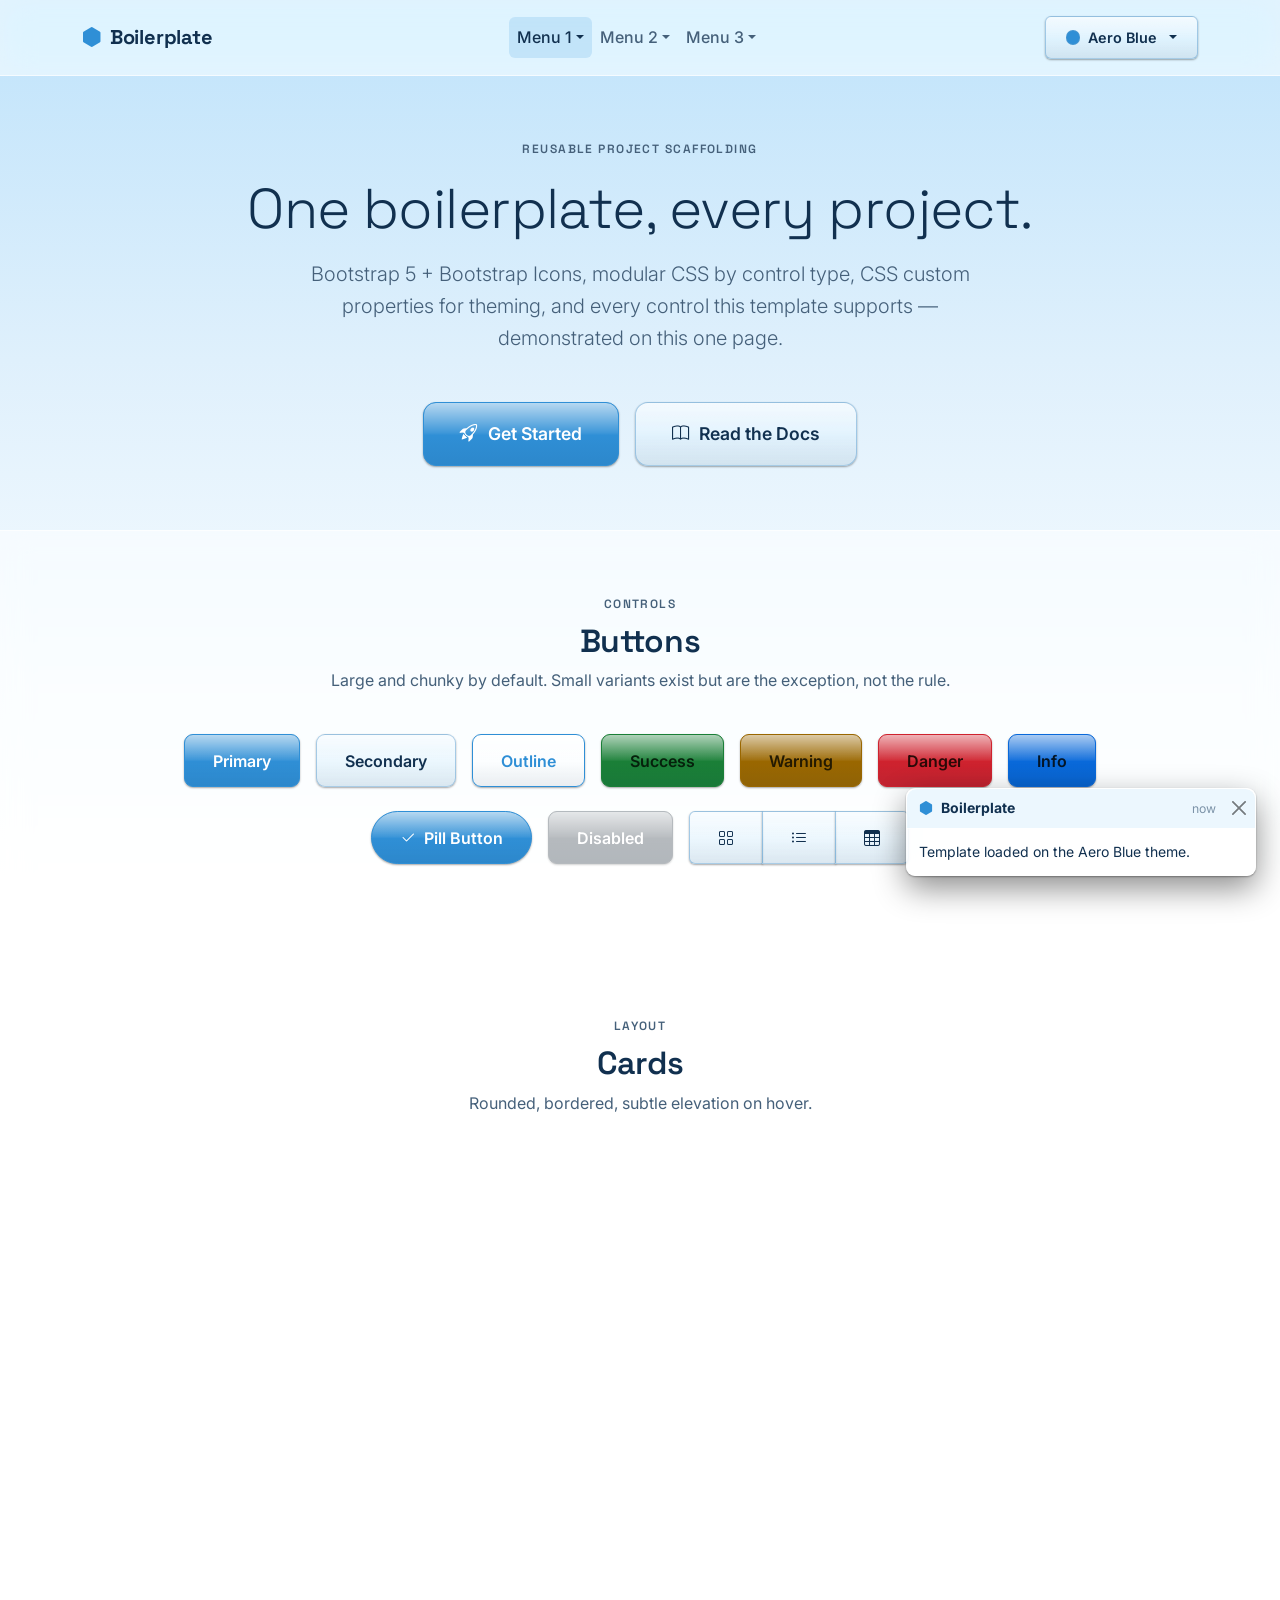
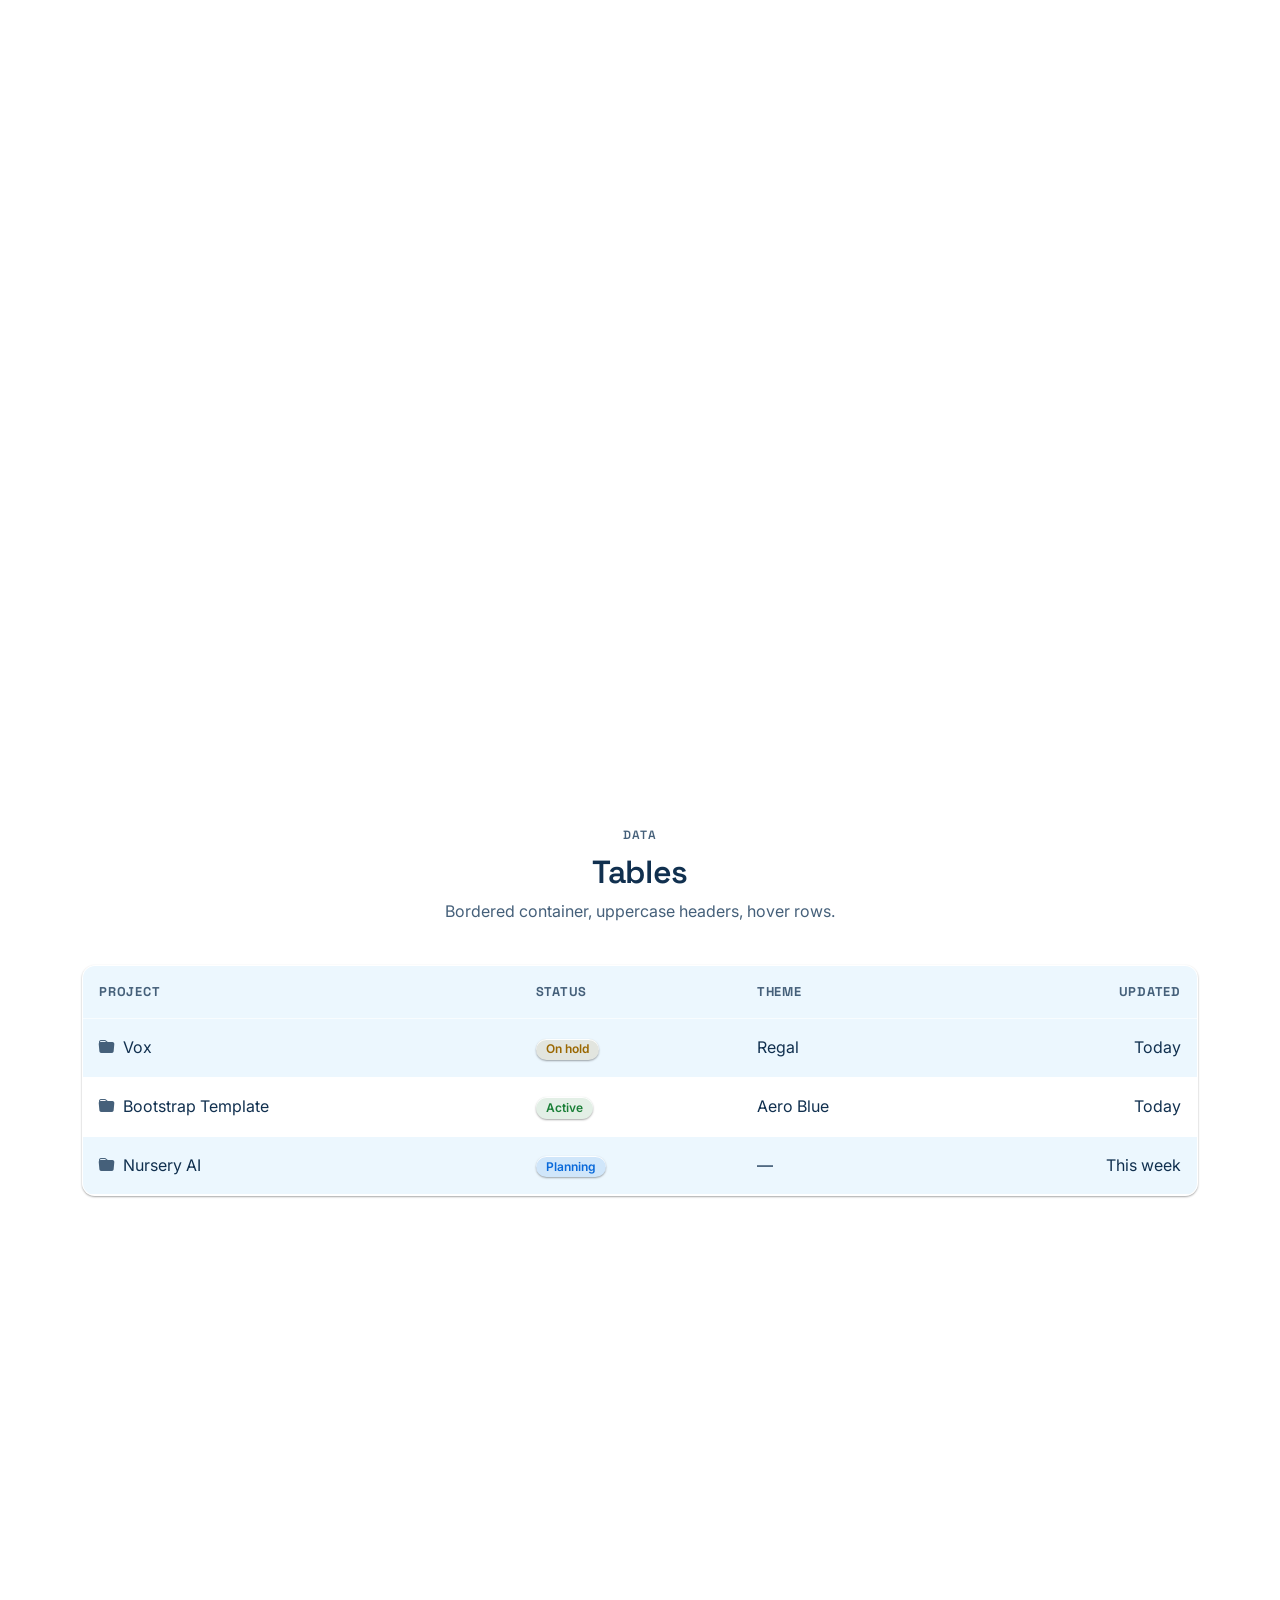
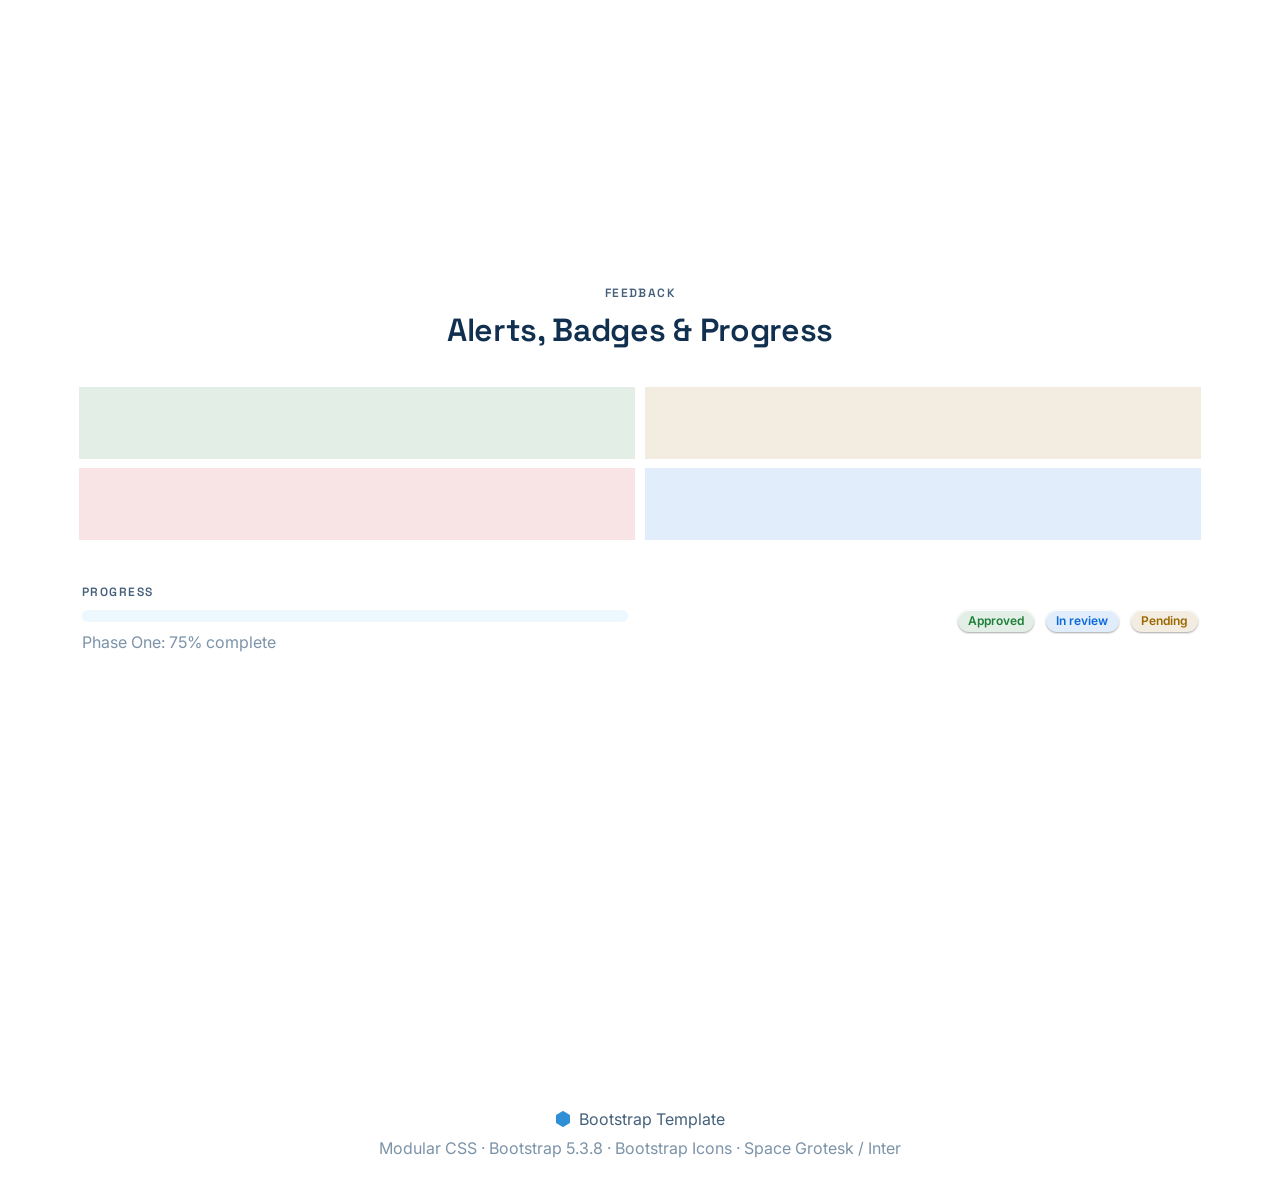
<file: assets/html/index.html>
<!DOCTYPE html>
<html lang="en" data-theme="aero-blue">
<head>
  <meta charset="UTF-8">
  <meta name="viewport" content="width=device-width, initial-scale=1.0">
  <title>Bootstrap Template — Component Library</title>

  <!-- Apply the saved theme before first paint, synchronously, so a
       returning visitor never sees a flash of the default theme before
       JS swaps to their saved one. -->
  <script>
    (function () {
      try {
        var saved = localStorage.getItem("bootstrap-template-theme");
        if (saved) document.documentElement.setAttribute("data-theme", saved);
      } catch (e) {}
    })();
  </script>

  <!-- Fonts via <link>, not @import inside index.css: @import can only be
       discovered after the browser fetches and parses index.css, which
       serializes the whole chain (HTML -> CSS -> font CSS -> font files).
       preconnect + link let the font fetch start in parallel instead. -->
  <link rel="preconnect" href="https://fonts.googleapis.com">
  <link rel="preconnect" href="https://fonts.gstatic.com" crossorigin>
  <link rel="stylesheet" href="https://fonts.googleapis.com/css2?family=Space+Grotesk:wght@500;600;700&family=Inter:wght@400;500;600;700&display=swap">

  <link rel="stylesheet" href="../css/bootstrap.min.css">
  <link rel="stylesheet" href="../css/bootstrap-icons.css">
  <link rel="stylesheet" href="../css/index.css">
</head>
<body>

  <!-- ============ NAVBAR ============ -->
  <nav class="navbar navbar-expand-lg navbar-custom sticky-top">
    <div class="container">
      <a class="navbar-brand" href="#top"><i class="bi bi-hexagon-fill"></i>Boilerplate</a>
      <button class="navbar-toggler" type="button" data-bs-toggle="collapse" data-bs-target="#mainNav">
        <span class="navbar-toggler-icon"></span>
      </button>
      <div class="collapse navbar-collapse" id="mainNav">
        <ul class="navbar-nav mx-auto">
          <li class="nav-item dropdown">
            <a class="nav-link dropdown-toggle active" href="#" role="button" data-bs-toggle="dropdown">Menu 1</a>
            <ul class="dropdown-menu">
              <li><a class="dropdown-item" href="#buttons"><i class="bi bi-square me-2"></i>Buttons</a></li>
              <li><a class="dropdown-item" href="#forms"><i class="bi bi-input-cursor-text me-2"></i>Forms</a></li>
              <li><hr class="dropdown-divider"></li>
              <li><a class="dropdown-item" href="#cards"><i class="bi bi-grid-3x3-gap me-2"></i>Cards</a></li>
            </ul>
          </li>
          <li class="nav-item dropdown">
            <a class="nav-link dropdown-toggle" href="#" role="button" data-bs-toggle="dropdown">Menu 2</a>
            <ul class="dropdown-menu">
              <li><a class="dropdown-item" href="#tables"><i class="bi bi-table me-2"></i>Tables</a></li>
              <li><a class="dropdown-item" href="#tabs"><i class="bi bi-folder2-open me-2"></i>Tabs</a></li>
              <li><a class="dropdown-item" href="#accordion"><i class="bi bi-list-nested me-2"></i>Accordion</a></li>
            </ul>
          </li>
          <li class="nav-item dropdown">
            <a class="nav-link dropdown-toggle" href="#" role="button" data-bs-toggle="dropdown">Menu 3</a>
            <ul class="dropdown-menu">
              <li><a class="dropdown-item" href="#feedback"><i class="bi bi-bell me-2"></i>Alerts &amp; Toasts</a></li>
              <li><a class="dropdown-item" href="#overlays"><i class="bi bi-window-stack me-2"></i>Modals</a></li>
              <li><a class="dropdown-item" href="#nav-elements"><i class="bi bi-signpost-split me-2"></i>Navigation</a></li>
            </ul>
          </li>
        </ul>

        <!-- Theme switcher -->
        <div class="dropdown theme-switcher">
          <button class="btn btn-secondary btn-sm dropdown-toggle" type="button" data-bs-toggle="dropdown"
                  data-bs-toggle-tooltip="tooltip" title="Switch theme">
            <span class="theme-swatch"></span>
            <span data-theme-label
                  data-theme-label-slate="Slate"
                  data-theme-label-aero-blue="Aero Blue"
                  data-theme-label-dark-mode="Dark Mode"
                  data-theme-label-baby-pink="Baby Pink"
                  data-theme-label-lilac="Lilac"
                  data-theme-label-regal="Regal"
                  data-theme-label-racing-green="Racing Green"
                  data-theme-label-orange-black="Orange + Black"
                  data-theme-label-regal-blue="Regal Blue"
                  data-theme-label-rose="Rose">Aero Blue</span>
          </button>
          <ul class="dropdown-menu dropdown-menu-end">
            <li><a class="dropdown-item theme-option active" href="#" data-theme-value="aero-blue">
              <span class="theme-swatch theme-swatch-aero-blue me-2"></span>Aero Blue</a></li>
            <li><a class="dropdown-item theme-option" href="#" data-theme-value="slate">
              <span class="theme-swatch theme-swatch-slate me-2"></span>Slate</a></li>
            <li><a class="dropdown-item theme-option" href="#" data-theme-value="dark-mode">
              <span class="theme-swatch theme-swatch-dark-mode me-2"></span>Dark Mode</a></li>
            <li><a class="dropdown-item theme-option" href="#" data-theme-value="regal-blue">
              <span class="theme-swatch theme-swatch-regal-blue me-2"></span>Regal Blue</a></li>
            <li><a class="dropdown-item theme-option" href="#" data-theme-value="lilac">
              <span class="theme-swatch theme-swatch-lilac me-2"></span>Lilac</a></li>
            <li><a class="dropdown-item theme-option" href="#" data-theme-value="rose">
              <span class="theme-swatch theme-swatch-rose me-2"></span>Rose</a></li>
            <li><a class="dropdown-item theme-option" href="#" data-theme-value="baby-pink">
              <span class="theme-swatch theme-swatch-baby-pink me-2"></span>Baby Pink</a></li>
            <li><a class="dropdown-item theme-option" href="#" data-theme-value="regal">
              <span class="theme-swatch theme-swatch-regal me-2"></span>Regal</a></li>
            <li><a class="dropdown-item theme-option" href="#" data-theme-value="racing-green">
              <span class="theme-swatch theme-swatch-racing-green me-2"></span>Racing Green</a></li>
            <li><a class="dropdown-item theme-option" href="#" data-theme-value="orange-black">
              <span class="theme-swatch theme-swatch-orange-black me-2"></span>Orange + Black</a></li>
          </ul>
        </div>
      </div>
    </div>
  </nav>

  <!-- ============ HERO ============ -->
  <header class="page-section text-center" id="top">
    <div class="container">
      <p class="eyebrow mb-3">Reusable Project Scaffolding</p>
      <h1 class="display-4 mb-3">One boilerplate, every project.</h1>
      <p class="lead text-muted-custom mb-5" style="max-width: 42rem; margin-inline: auto;">
        Bootstrap 5 + Bootstrap Icons, modular CSS by control type, CSS custom
        properties for theming, and every control this template supports —
        demonstrated on this one page.
      </p>
      <div class="d-flex gap-3 justify-content-center flex-wrap">
        <button class="btn btn-primary btn-lg btn-icon" data-bs-toggle="tooltip" title="This is the primary action style">
          <i class="bi bi-rocket-takeoff"></i>Get Started
        </button>
        <button class="btn btn-secondary btn-lg btn-icon" data-bs-toggle="tooltip" title="This is the secondary action style">
          <i class="bi bi-book"></i>Read the Docs
        </button>
      </div>
    </div>
  </header>

  <!-- ============ BUTTONS ============ -->
  <section class="page-section page-section-alt" id="buttons">
    <div class="container">
      <div class="section-heading">
        <p class="eyebrow">Controls</p>
        <h2>Buttons</h2>
        <p>Large and chunky by default. Small variants exist but are the exception, not the rule.</p>
      </div>
      <div class="d-flex flex-wrap gap-3 justify-content-center mb-4">
        <button class="btn btn-primary" data-bs-toggle="tooltip" title="Primary">Primary</button>
        <button class="btn btn-secondary" data-bs-toggle="tooltip" title="Secondary">Secondary</button>
        <button class="btn btn-outline-primary" data-bs-toggle="tooltip" title="Outline">Outline</button>
        <button class="btn btn-success" data-bs-toggle="tooltip" title="Success state">Success</button>
        <button class="btn btn-warning" data-bs-toggle="tooltip" title="Warning state">Warning</button>
        <button class="btn btn-danger" data-bs-toggle="tooltip" title="Danger state">Danger</button>
        <button class="btn btn-info" data-bs-toggle="tooltip" title="Info state">Info</button>
      </div>
      <div class="d-flex flex-wrap gap-3 justify-content-center mb-4">
        <button class="btn btn-primary btn-pill" data-bs-toggle="tooltip" title="Pill shape">
          <i class="bi bi-check2 me-2"></i>Pill Button
        </button>
        <button class="btn btn-secondary" disabled>Disabled</button>
        <div class="btn-group" role="group">
          <button class="btn btn-secondary" data-bs-toggle="tooltip" title="Grid view">
            <i class="bi bi-grid"></i>
          </button>
          <button class="btn btn-secondary" data-bs-toggle="tooltip" title="List view">
            <i class="bi bi-list-ul"></i>
          </button>
          <button class="btn btn-secondary" data-bs-toggle="tooltip" title="Table view">
            <i class="bi bi-table"></i>
          </button>
        </div>
      </div>
    </div>
  </section>

  <!-- ============ CARDS ============ -->
  <section class="page-section" id="cards">
    <div class="container">
      <div class="section-heading">
        <p class="eyebrow">Layout</p>
        <h2>Cards</h2>
        <p>Rounded, bordered, subtle elevation on hover.</p>
      </div>
      <div class="row g-4 mb-4">
        <div class="col-md-4">
          <div class="card-custom h-100">
            <div class="card-body">
              <div class="icon-tile mb-3"><i class="bi bi-layers"></i></div>
              <h5 class="card-title">Modular CSS</h5>
              <p class="card-text">One file per control type, imported through a single index.css.</p>
            </div>
          </div>
        </div>
        <div class="col-md-4">
          <div class="card-custom h-100">
            <div class="card-body">
              <div class="icon-tile mb-3"><i class="bi bi-palette"></i></div>
              <h5 class="card-title">Themeable</h5>
              <p class="card-text">Every color, radius and shadow is a CSS custom property.</p>
            </div>
          </div>
        </div>
        <div class="col-md-4">
          <div class="card-custom h-100">
            <div class="card-body">
              <div class="icon-tile mb-3"><i class="bi bi-shield-check"></i></div>
              <h5 class="card-title">Vendor-safe</h5>
              <p class="card-text">Bootstrap core is never edited — only overridden.</p>
            </div>
          </div>
        </div>
      </div>
      <div class="row g-4">
        <div class="col-md-3 col-6">
          <div class="card-custom card-stat">
            <div class="stat-value">13</div>
            <div class="stat-label">CSS modules</div>
          </div>
        </div>
        <div class="col-md-3 col-6">
          <div class="card-custom card-stat">
            <div class="stat-value">1</div>
            <div class="stat-label">Flagship theme</div>
          </div>
        </div>
        <div class="col-md-3 col-6">
          <div class="card-custom card-stat">
            <div class="stat-value">100%</div>
            <div class="stat-label">Bootstrap Icons</div>
          </div>
        </div>
        <div class="col-md-3 col-6">
          <div class="card-custom card-stat">
            <div class="stat-value">0</div>
            <div class="stat-label">Inline styles</div>
          </div>
        </div>
      </div>
    </div>
  </section>

  <!-- ============ FORMS ============ -->
  <section class="page-section page-section-alt" id="forms">
    <div class="container">
      <div class="section-heading">
        <p class="eyebrow">Input</p>
        <h2>Forms</h2>
        <p>Consistent focus states, radii, and spacing across every input type.</p>
      </div>
      <div class="row justify-content-center">
        <div class="col-lg-8">
          <div class="panel">
            <div class="row g-4">
              <div class="col-md-6">
                <label class="form-label">Project Name</label>
                <input type="text" class="form-control" placeholder="e.g. Vox" data-bs-toggle="tooltip" title="Enter a project name">
              </div>
              <div class="col-md-6">
                <label class="form-label">Framework</label>
                <select class="form-select" data-bs-toggle="tooltip" title="Choose a framework">
                  <option>Bootstrap 5</option>
                  <option>Bootstrap 5 + PHP</option>
                  <option>Bootstrap 5 + Python</option>
                </select>
              </div>
              <div class="col-12">
                <label class="form-label">Description</label>
                <textarea class="form-control" rows="3" placeholder="What does this project do?"></textarea>
              </div>
              <div class="col-md-6">
                <label class="form-label">Launch Readiness</label>
                <input type="range" class="form-range" data-bs-toggle="tooltip" title="Drag to set readiness">
              </div>
              <div class="col-md-6 d-flex align-items-center gap-4">
                <div class="form-check form-switch">
                  <input class="form-check-input" type="checkbox" role="switch" checked>
                  <label class="form-check-label">Dark surfaces</label>
                </div>
              </div>
              <div class="col-12">
                <div class="d-flex gap-4 flex-wrap">
                  <div class="form-check">
                    <input class="form-check-input" type="radio" name="tier" checked>
                    <label class="form-check-label">Personal</label>
                  </div>
                  <div class="form-check">
                    <input class="form-check-input" type="radio" name="tier">
                    <label class="form-check-label">Team</label>
                  </div>
                  <div class="form-check">
                    <input class="form-check-input" type="checkbox" checked>
                    <label class="form-check-label">Include tooltips everywhere</label>
                  </div>
                </div>
              </div>
              <div class="col-12 text-center pt-2">
                <button class="btn btn-primary btn-lg" type="button">
                  <i class="bi bi-check2-circle me-2"></i>Save Project
                </button>
              </div>
            </div>
          </div>
        </div>
      </div>
    </div>
  </section>

  <!-- ============ TABLES ============ -->
  <section class="page-section" id="tables">
    <div class="container">
      <div class="section-heading">
        <p class="eyebrow">Data</p>
        <h2>Tables</h2>
        <p>Bordered container, uppercase headers, hover rows.</p>
      </div>
      <div class="table-responsive-wrap">
        <table class="table table-custom table-striped table-hover mb-0">
          <thead>
            <tr>
              <th>Project</th>
              <th>Status</th>
              <th>Theme</th>
              <th class="text-end">Updated</th>
            </tr>
          </thead>
          <tbody>
            <tr>
              <td><i class="bi bi-folder-fill icon-muted me-2"></i>Vox</td>
              <td><span class="badge alert-warning-custom badge-custom">On hold</span></td>
              <td>Regal</td>
              <td class="text-end">Today</td>
            </tr>
            <tr>
              <td><i class="bi bi-folder-fill icon-muted me-2"></i>Bootstrap Template</td>
              <td><span class="badge alert-success-custom badge-custom">Active</span></td>
              <td>Aero Blue</td>
              <td class="text-end">Today</td>
            </tr>
            <tr>
              <td><i class="bi bi-folder-fill icon-muted me-2"></i>Nursery AI</td>
              <td><span class="badge alert-info-custom badge-custom">Planning</span></td>
              <td>—</td>
              <td class="text-end">This week</td>
            </tr>
          </tbody>
        </table>
      </div>
    </div>
  </section>

  <!-- ============ TABS + ACCORDION ============ -->
  <section class="page-section page-section-alt" id="tabs">
    <div class="container">
      <div class="row g-5">
        <div class="col-lg-6">
          <div class="section-heading text-lg-start">
            <p class="eyebrow">Organization</p>
            <h2>Tabs</h2>
          </div>
          <ul class="nav nav-tabs-custom" role="tablist">
            <li class="nav-item"><button class="nav-link active" data-bs-toggle="tab" data-bs-target="#tab-overview">Overview</button></li>
            <li class="nav-item"><button class="nav-link" data-bs-toggle="tab" data-bs-target="#tab-usage">Usage</button></li>
            <li class="nav-item"><button class="nav-link" data-bs-toggle="tab" data-bs-target="#tab-notes">Notes</button></li>
          </ul>
          <div class="tab-content tab-content-custom">
            <div class="tab-pane fade show active" id="tab-overview">This template is the canonical starting point for every future Bootstrap project.</div>
            <div class="tab-pane fade" id="tab-usage">Copy <code>/assets</code> into a new project and swap the content, not the structure.</div>
            <div class="tab-pane fade" id="tab-notes">Additional themes are added as token overrides on top of an approved flagship theme.</div>
          </div>
        </div>
        <div class="col-lg-6" id="accordion">
          <div class="section-heading text-lg-start">
            <p class="eyebrow">Disclosure</p>
            <h2>Accordion</h2>
          </div>
          <!-- No data-bs-parent on any .accordion-collapse: items must
               never force-close each other, and every item ships expanded
               (class="show", no "collapsed" on the button) by default. -->
          <div class="accordion accordion-custom" id="demoAccordion">
            <div class="accordion-item">
              <h2 class="accordion-header">
                <button class="accordion-button" type="button" data-bs-toggle="collapse" data-bs-target="#acc1">
                  Why modular CSS?
                </button>
              </h2>
              <div id="acc1" class="accordion-collapse collapse show">
                <div class="accordion-body">So a new control type gets its own file, not a monolithic stylesheet edit.</div>
              </div>
            </div>
            <div class="accordion-item">
              <h2 class="accordion-header">
                <button class="accordion-button" type="button" data-bs-toggle="collapse" data-bs-target="#acc2">
                  Why CSS variables?
                </button>
              </h2>
              <div id="acc2" class="accordion-collapse collapse show">
                <div class="accordion-body">So a new theme is a token swap, never a rewrite of every component file.</div>
              </div>
            </div>
          </div>
        </div>
      </div>
    </div>
  </section>

  <!-- ============ ALERTS / TOASTS / BADGES ============ -->
  <section class="page-section" id="feedback">
    <div class="container">
      <div class="section-heading">
        <p class="eyebrow">Feedback</p>
        <h2>Alerts, Badges &amp; Progress</h2>
      </div>
      <div class="row g-3 mb-5">
        <div class="col-md-6">
          <div class="alert-custom alert-success-custom"><i class="bi bi-check-circle-fill"></i>Theme saved successfully.</div>
        </div>
        <div class="col-md-6">
          <div class="alert-custom alert-warning-custom"><i class="bi bi-exclamation-triangle-fill"></i>Nine themes still pending review.</div>
        </div>
        <div class="col-md-6">
          <div class="alert-custom alert-danger-custom"><i class="bi bi-x-circle-fill"></i>Do not edit vendor Bootstrap files.</div>
        </div>
        <div class="col-md-6">
          <div class="alert-custom alert-info-custom"><i class="bi bi-info-circle-fill"></i>Default theme is Aero Blue.</div>
        </div>
      </div>
      <div class="row align-items-center g-4">
        <div class="col-md-6">
          <p class="eyebrow mb-2">Progress</p>
          <div class="progress-custom mb-2"><div class="progress-bar progress-w-75"></div></div>
          <span class="text-faint">Phase One: 75% complete</span>
        </div>
        <div class="col-md-6 text-md-end">
          <span class="badge alert-success-custom badge-custom me-2">Approved</span>
          <span class="badge alert-info-custom badge-custom me-2">In review</span>
          <span class="badge alert-warning-custom badge-custom">Pending</span>
        </div>
      </div>
    </div>
  </section>

  <!-- ============ MODAL / NAV ELEMENTS ============ -->
  <section class="page-section page-section-alt" id="overlays">
    <div class="container">
      <div class="section-heading">
        <p class="eyebrow">Overlays &amp; Navigation</p>
        <h2>Modals, Breadcrumbs &amp; Pagination</h2>
      </div>
      <div class="row g-5 align-items-start">
        <div class="col-lg-4 text-center">
          <button class="btn btn-primary btn-lg" data-bs-toggle="modal" data-bs-target="#demoModal">
            <i class="bi bi-window-stack me-2"></i>Open Modal
          </button>
        </div>
        <div class="col-lg-8" id="nav-elements">
          <nav aria-label="breadcrumb" class="mb-4">
            <ol class="breadcrumb breadcrumb-custom mb-0">
              <li class="breadcrumb-item"><a href="#">Projects</a></li>
              <li class="breadcrumb-item"><a href="#">Bootstrap</a></li>
              <li class="breadcrumb-item active">Component Library</li>
            </ol>
          </nav>
          <nav aria-label="pagination">
            <ul class="pagination pagination-custom mb-0">
              <li class="page-item"><a class="page-link" href="#"><i class="bi bi-chevron-left"></i></a></li>
              <li class="page-item active"><a class="page-link" href="#">1</a></li>
              <li class="page-item"><a class="page-link" href="#">2</a></li>
              <li class="page-item"><a class="page-link" href="#">3</a></li>
              <li class="page-item"><a class="page-link" href="#"><i class="bi bi-chevron-right"></i></a></li>
            </ul>
          </nav>
        </div>
      </div>
    </div>
  </section>

  <!-- Modal markup -->
  <div class="modal fade modal-custom" id="demoModal" tabindex="-1">
    <div class="modal-dialog modal-dialog-centered">
      <div class="modal-content">
        <div class="modal-header">
          <h5 class="modal-title">Confirm Theme</h5>
          <button type="button" class="btn-close" data-bs-dismiss="modal"></button>
        </div>
        <div class="modal-body">
          This is the modal/dialog style used across the template — same radius scale, same border, same surface tokens as every other panel.
        </div>
        <div class="modal-footer">
          <button class="btn btn-secondary" data-bs-dismiss="modal">Cancel</button>
          <button class="btn btn-primary" data-bs-dismiss="modal">Confirm</button>
        </div>
      </div>
    </div>
  </div>

  <!-- Toast -->
  <div class="toast-container position-fixed bottom-0 end-0 p-4">
    <div class="toast toast-custom" role="status">
      <div class="toast-header">
        <i class="bi bi-hexagon-fill me-2 text-accent"></i>
        <strong class="me-auto">Boilerplate</strong>
        <small class="text-faint">now</small>
        <button type="button" class="btn-close" data-bs-dismiss="toast"></button>
      </div>
      <div class="toast-body">Template loaded on the Aero Blue theme.</div>
    </div>
  </div>

  <!-- ============ FOOTER ============ -->
  <footer class="footer-custom">
    <div class="container">
      <p class="mb-1"><i class="bi bi-hexagon-fill text-accent me-2"></i>Bootstrap Template</p>
      <p class="mb-0 text-faint">Modular CSS · Bootstrap 5.3.8 · Bootstrap Icons · Space Grotesk / Inter</p>
    </div>
  </footer>

  <script src="../js/bootstrap.bundle.min.js"></script>
  <script src="../js/theme-switcher.js"></script>
  <script>
    document.addEventListener("DOMContentLoaded", function () {
      new bootstrap.Toast(document.querySelector(".toast-custom")).show();
    });
  </script>
</body>
</html>
</file>
<file: assets/css/index.css>
/* ==========================================================================
   Master stylesheet — imports only. Load AFTER bootstrap.min.css and
   bootstrap-icons.css, BEFORE any page-specific override.
   The Space Grotesk / Inter font stylesheet is loaded via <link> in
   index.html's <head> (with preconnect), NOT @import here — an @import
   can only be discovered after this file itself is fetched and parsed,
   which serializes the whole font-loading chain instead of letting it
   start in parallel with everything else.
   ========================================================================== */

@import "variables.css";
@import "typography.css";
@import "navbar.css";
@import "buttons.css";
@import "cards.css";
@import "forms.css";
@import "tables.css";
@import "tabs.css";
@import "calendar.css";
@import "lists.css";
@import "accordion.css";
@import "alerts.css";
@import "dialogs.css";
@import "breadcrumbs.css";
@import "dividers.css";
@import "icons.css";
@import "containers.css";
</file>
